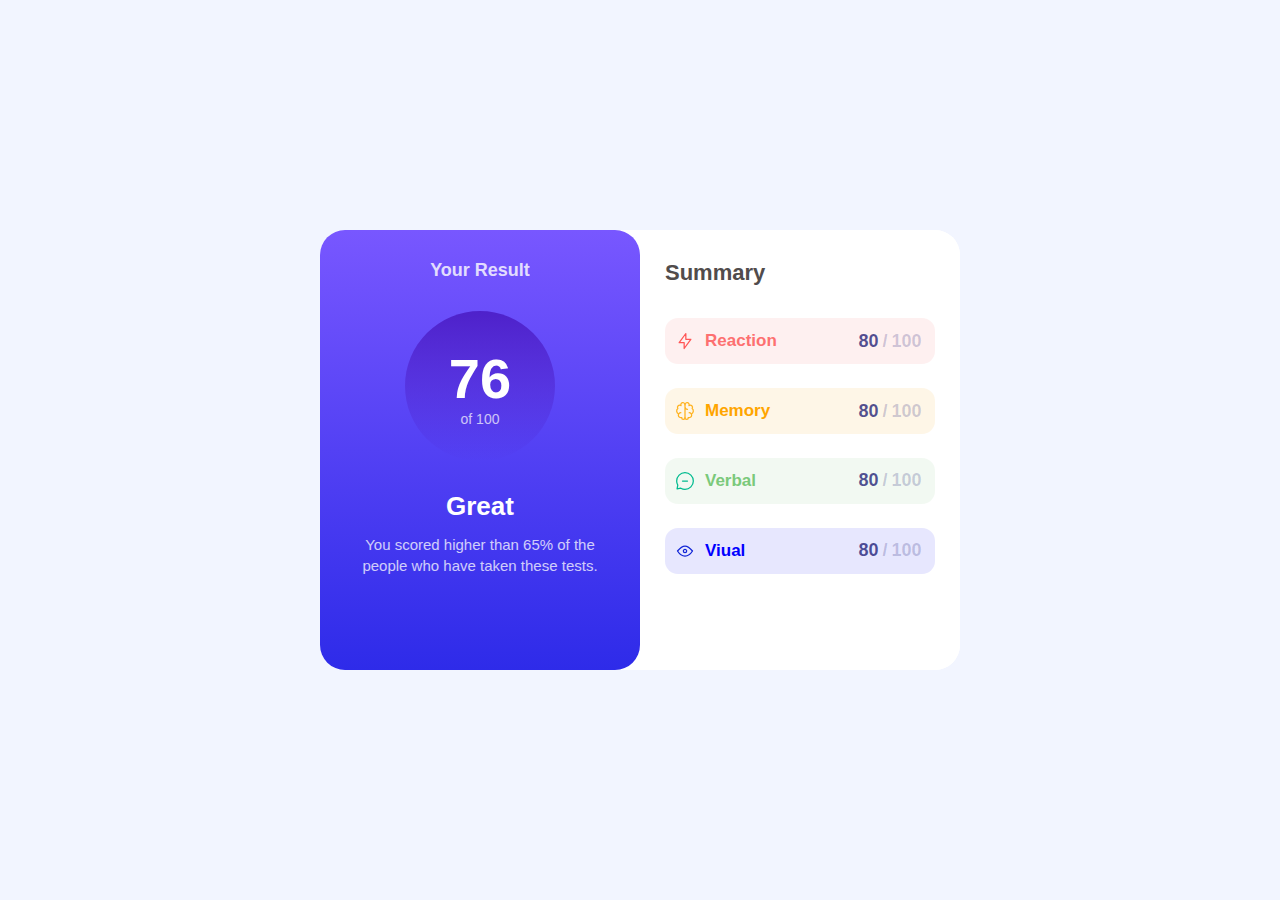
<file: index.html>
<!DOCTYPE html>
<html lang="en">

<head>
    <meta charset="UTF-8">
    <title>Result Card</title>
    <link rel="stylesheet" href="style.css">
    <meta name="viewport" content="width=device-width, initial-scale=1.0">
</head>

<body>

    <div class="container">
        <div class="left_session">
            <h3 class="title">Your Result</h3>

            <div class="circle">
                <span class="score">76</span>
                <span class="total">of 100</span>
            </div>

            <h2 class="status">Great</h2>
            <p class="desc">
                You scored higher than 65% of the people who have taken these tests.
            </p>
        </div>
        <div class="right_session">
            <h2>Summary</h2>
            <div class="icons">
                <div class="reaction">
                    <div class="in_left_session">
                        <img src="./images/icon-reaction.svg" alt="">
                        <h3>Reaction</h3>
                    </div>
                    <div class="in_right_session">
                        <h4 class="point">80</h4>
                       <div class="all_point">
                            <h4>/</h4>
                            <h4>100</h4>
                        </div>
                    </div>
                </div>
                <div class="memory">
                    <div class="in_left_session">
                        <img src="./images/icon-memory.svg" alt="">
                        <h3>Memory</h3>
                    </div>
                    <div class="in_right_session">
                        <h4 class="point">80</h4>
                        <div class="all_point">
                            <h4>/</h4>
                            <h4>100</h4>
                        </div>

                    </div>

                </div>
                <div class="verbal">
                    <div class="in_left_session">
                        <img src="./images/icon-verbal.svg" alt="">
                        <h3>Verbal</h3>
                    </div>
                    <div class="in_right_session">
                        <h4 class="point">80</h4>
                        <div class="all_point">
                            <h4>/</h4>
                            <h4>100</h4>
                        </div>
                    </div>

                </div>
                <div class="visual">
                    <div class="in_left_session">
                        <img src="./images/icon-visual.svg" alt="">
                        <h3>Viual</h3>
                    </div>
                    <div class="in_right_session">
                        <h4 class="point">80</h4>
                        <div class="all_point">
                            <h4>/</h4>
                            <h4>100</h4>
                        </div>
                    </div>
                </div>
            </div>

        </div>
    </div>

</body>

</html>
</file>
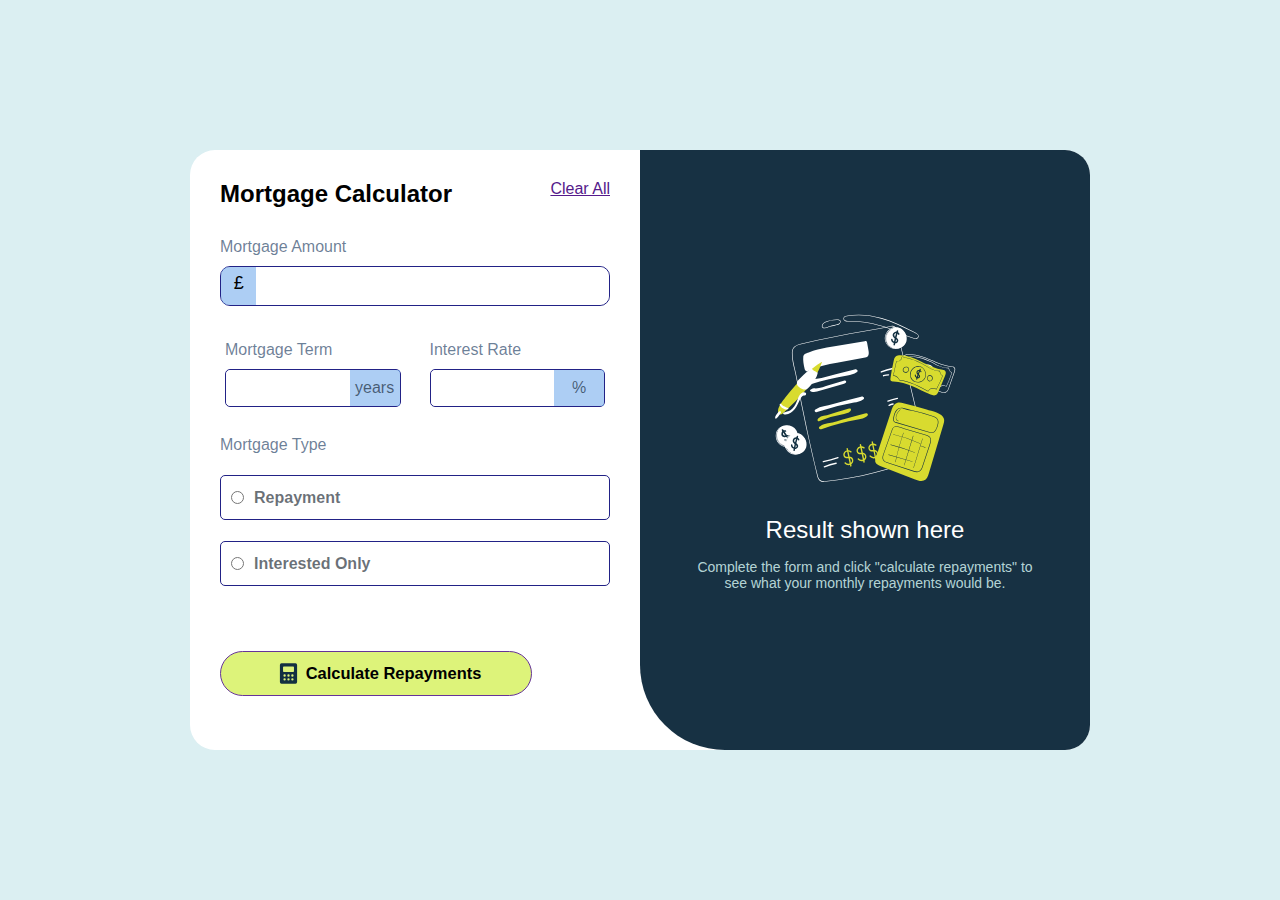
<file: calculator.html>
<!DOCTYPE html>
<html lang="en">

<head>
    <meta charset="UTF-8">
    <meta name="viewport" content="width=device-width, initial-scale=1.0">
    <title>Calculator</title>
    <link rel="stylesheet" href="./calculator.css">
</head>

<body>
    <div class="container">
        <div class="left_container">
            <div class="left_head">
                <h2>Mortgage Calculator</h2>
                <a href="">Clear All</a>
            </div>

            <label for="">Mortgage Amount</label>
            <div class="amount">
                <h3>£</h3>
                <input type="text" name="" id="">
            </div>
            <div class="second_row">
                <div class="part1">
                    <label for="">Mortgage Term</label>
                    <div class="term">
                        <input type="text" name="" id="">
                        <h4>years</h4>
                    </div>
                </div>
                <div class="part2">
                    <label for="">Interest Rate</label>
                    <div class="term">
                        <input type="text" name="" id="">
                        <h4>%</h4>
                    </div>
                </div>
            </div>

            <div class="third_row">
                <label for="">Mortgage Type</label>
                <div class="radio">
                    <input type="radio" name="Type">
                    <label for="">Repayment</label>
                </div>
                <div class="radio">
                    <input type="radio" name="Type">
                    <label for="">Interested Only</label>
                </div>
            </div>
            <div class="button_part">
                <img src="./images 2/icon-calculator.svg" alt="">
                <button>Calculate Repayments</button>
            </div>
        </div>
        <div class="right_container">
            <img src="./images 2/illustration-empty.svg" alt="">
            <h2>Result shown here</h2>
            <p>Complete the form and click "calculate repayments" to see what your monthly repayments would be.</p>
        </div>
    </div>
</body>

</html>
</file>
<file: style.css>
*{
    margin: 0;
    padding: 0;
    box-sizing: border-box;
    font-family: Arial, sans-serif;
}

body{
    height: 100vh;
    display: flex;
    justify-content: center;
    align-items: center;
    background-color: #f2f5ff;
}

.container{
    width: 640px;
    height: 440px;
    display: flex;
    background-color: white;
    border-radius: 25px;
}

.left_session{
    width: 50%;
    height: 100%;
    background: linear-gradient(180deg, #7857ff, #2e2be9);
    border-radius: 25px;
    text-align: center;
    padding: 30px 25px;
    color: white;
}

.title{
    font-size: 18px;
    opacity: 0.8;
}

.circle{
    width: 150px;
    height: 150px;
    margin: 30px auto;
    border-radius: 50%;
    background: linear-gradient(
        180deg,
        #4e21ca,
        rgba(78, 33, 202, 0)
    );
    display: flex;
    flex-direction: column;
    justify-content: center;
    align-items: center;
}

.score{
    font-size: 56px;
    font-weight: bold;
}

.total{
    font-size: 14px;
    opacity: 0.7;
}

.status{
    font-size: 26px;
    margin-bottom: 12px;
}

.desc{
    font-size: 15px;
    opacity: 0.75;
    line-height: 1.4;
}



/* right session */
.right_session{
    width: 50%;
    height: 100%;
    padding: 20px;
    background-color: white;
    border-radius: 25px;
    text-align: center;
    padding: 30px 25px;
    color: white;
    display: flex;
    flex-direction: column;
    align-items: flex-start;

}

.right_session h2{
    color: rgb(81, 76, 76);
    font-size: 22px;
    margin-bottom: 8px;
}

.icons{
    height: 80%;
    display: flex;
    flex-direction: column;
    justify-content:space-evenly;
}

.reaction{
    width: 270px;
    height: 15%;
    border-radius: 13px;
    background-color: rgba(243, 106, 106, 0.1);
    display: flex;
    justify-content: space-between;
    align-items: center;
    padding-right: 15px;
}
.in_left_session{
     width: 50%;
    height: 100%;
    border-radius: 20px;
    display: flex;
    align-items: center;
}

.reaction h3{
    color: rgb(253, 112, 112);
    font-size: 17px;
    font-weight: 550;
    font-family:'Gill Sans', 'Gill Sans MT', Calibri, 'Trebuchet MS', sans-serif;
}

.memory{
     width: 270px;
    height: 15%;
    border-radius: 13px;
    background-color: rgba(247, 168, 20,0.1);
    display: flex;
    justify-content: space-between;
    align-items: center;
    padding-right: 15px;
}

.memory h3{
    color: orange;
    font-size: 17px;
    font-weight: 550;
    font-family:'Gill Sans', 'Gill Sans MT', Calibri, 'Trebuchet MS', sans-serif;
}

.verbal{
     width: 270px;
    height: 15%;
    border-radius: 13px;
    background-color: rgba(123, 201, 123, 0.1);
    display: flex;
    justify-content: space-between;
    align-items: center;
    padding-right: 15px;
}

.verbal h3{
    color: rgb(123, 201, 123);
    font-size: 17px;
    font-weight: 550;
    font-family:'Gill Sans', 'Gill Sans MT', Calibri, 'Trebuchet MS', sans-serif;
}

.visual{
     width: 270px;
    height: 15%;
    border-radius: 13px;
    background-color: rgba(21, 21, 248, 0.1);
    display: flex;
    justify-content: space-between;
    align-items: center;
    padding-right: 15px;
}

.visual h3{
    color: blue;
    font-size: 17px;
    font-weight: 550;
    font-family:'Gill Sans', 'Gill Sans MT', Calibri, 'Trebuchet MS', sans-serif;
}
img{
    padding: 10px;
}

.in_right_session{
    margin: 10px;
    display: flex;
    align-items: center;
    justify-content: space-between;
    width: 21%;
    height: 30px;
}

.point{
    color: rgba(5, 5, 103, 0.7);
    font-size: 18px;
    margin: 2px;
}
.all_point{
    color: rgba(5, 5, 103, 0.2);
    font-size: 18px;
    display: flex;
    justify-content: space-between;
}
.all_point h4{
    margin: 2px;
}

.button_continue{
    width: 250px;
    height: 15%;
    border-radius: 25px;
    background-color: rgba(21, 21, 248, 0.1);
    display: flex;
    align-items: center;
    padding-right: 15px;
}

button{
    width: 260px;
    height: 11%;
    border-radius: 25px;
    background-color: rgb(13, 13, 74);
    display: flex;
    align-items: center;      
    justify-content: center;
    font-size: 17px;
    font-weight: 500;
    font-family:'Gill Sans', 'Gill Sans MT', Calibri, 'Trebuchet MS', sans-serif;     
    color: white;       
    border: none;
    cursor: pointer;
}
</file>
<file: calculator.css>
* {
    margin: 0;
    padding: 0;
    box-sizing: border-box;
    font-family: Arial, sans-serif;
}

body {
    height: 100vh;
    display: flex;
    justify-content: center;
    align-items: center;
    background-color: #dbeff2;
}

.container {
    width: 900px;
    height: 600px;
    display: flex;
    background-color: white;
    border-radius: 25px;
}


.left_container {
    width: 50%;
    height: 100%;
    border-radius: 25px;
    padding: 30px;
    padding-right: 30px;
}

.left_head {
    display: flex;
    justify-content: space-between;
    margin-bottom: 30px;
}

.amount {
    display: flex;
    width: 100%;
    height: 40px;
    border-radius: 10px;
    border: 1px solid rgb(34, 34, 134);
    align-items: center;
    margin-top: 10px;
}

.amount h3 {
    padding-top: 6px;
    width: 10%;
    text-align: center;
    background-color: rgba(119, 173, 236, 0.6);
    height: 100%;
    font-size: 18px;
    font-weight: 90;
    border-top-left-radius: 8px;
    border-bottom-left-radius: 8px;
}

.amount input {
    height: 100%;
    width: 100%;
    border: none;
    border-top-right-radius: 10px;
    border-bottom-right-radius: 10px;
}

.second_row {
    display: flex;
    justify-content: space-between;
    margin-top: 30px;
    padding-bottom: 12px;

}

.part1 {
    width: 45%;
    margin: 5px;

}

.part2 {
    width: 45%;
    margin: 5px;
}

.term {
    margin-top: 10px;
    display: flex;
    align-items: center;
    width: 100%;
    height: 80%;
    border-radius: 5px;
    border: 1px solid rgb(34, 34, 134);
}

label {
    color: rgba(7, 42, 82, 0.6);
}

.term input {
    height: 100%;
    width: 100%;
    border: none;
    border-top-left-radius: 5px;
    border-bottom-left-radius: 5px;
}

.term h4 {
    display: flex;
    align-items: center;
    justify-content: center;
    height: 100%;
    width: 70px;
    background-color: rgba(119, 173, 236, 0.6);
    font-size: 16px;
    font-weight: 300;
    color: rgba(1, 13, 26, 0.6);
}

.third_row {
    margin-top: 30px;
    height: 150px;
    width: 100%;
    display: flex;
    flex-direction: column;
    justify-content: space-between;
}

.radio {
    border: 1px solid rgb(34, 34, 134);
    border-radius: 5px;
    width: 100%;
    height: 30%;
    display: flex;
    align-items: center;
    padding: 10px;
}

.radio label{
    margin-left: 10px;
    font-weight: 900;
    color: rgba(5, 15, 26, 0.6);
}

.button_part{
    display: flex;
    border: 1px solid rebeccapurple;
    width: 80%;
    height: 45px;
    margin-top: 65px;
    justify-content: center;
    border-radius: 25px;
    background-color: rgb(221, 243, 122);
}

button{
    border: none;
    background-color: rgb(221, 243, 122);
    font-weight: 900;
    font-size: 103%;
    
}

.button_part img{
    width: 25px;
    margin: 5px;
}







.right_container {
    width: 50%;
    height: 100%;
    border-top-right-radius: 25px;
    border-bottom-left-radius: 85px;
    border-bottom-right-radius: 25px;
    background-color: rgb(23, 49, 67);
    display: flex;
    flex-direction: column;
    justify-content: center;
    align-items: center;
    text-align: center;
    color: white;
    gap: 15px;
}

.right_container p {
    width: 80%;
    font-size: 14px;
    color: rgba(223, 255, 252, 0.8);
}

.right_container h2 {
    font-weight: 500;
}
</file>
